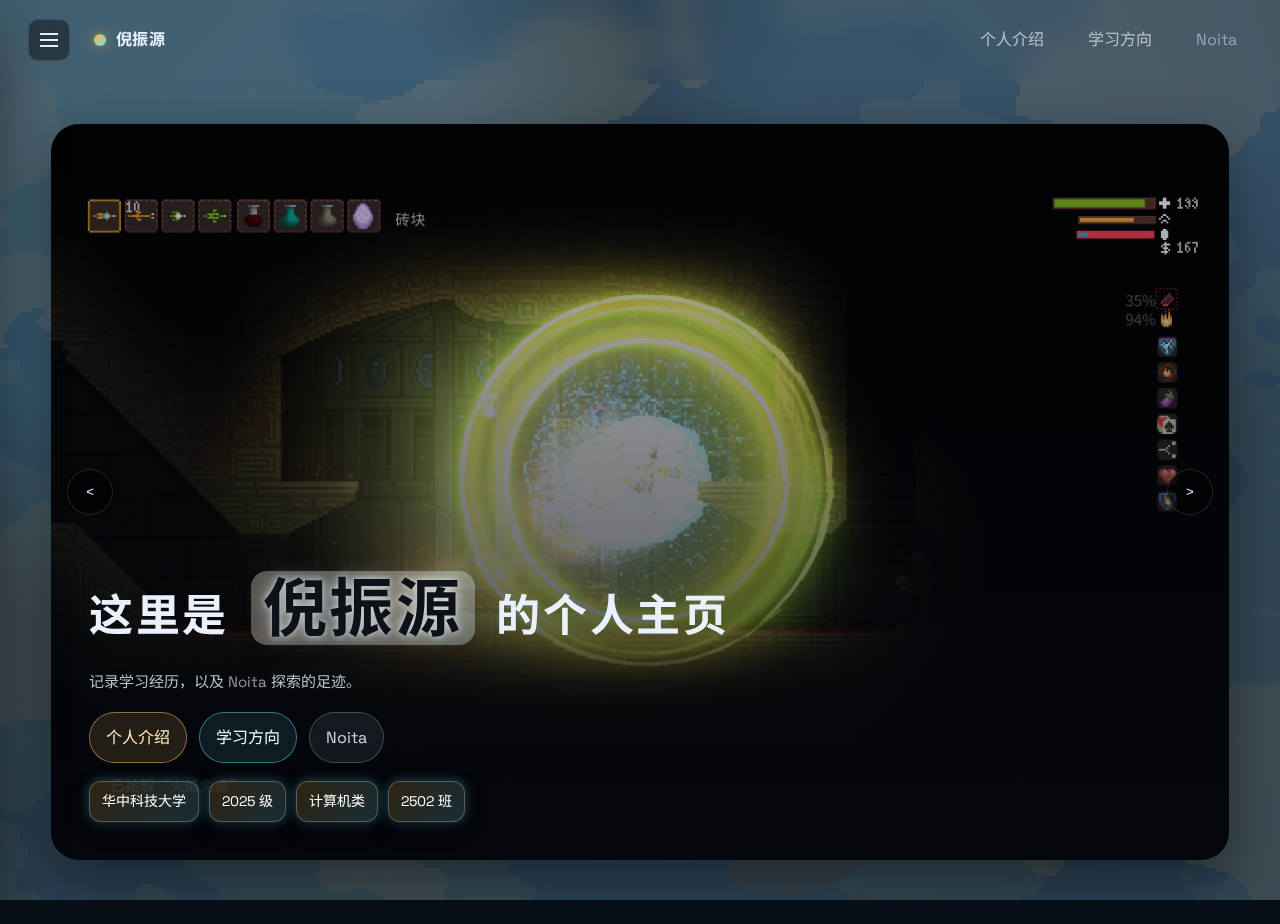
<file: index.html>
﻿<!DOCTYPE html>
<html lang="zh-CN">
<head>
  <meta charset="UTF-8">
  <meta name="viewport" content="width=device-width, initial-scale=1.0">
  <title>倪振源 · Noita 主页入口</title>
  <link rel="stylesheet" href="style.css">
</head>
<body>
  <canvas id="map-bg" class="map-bg" aria-hidden="true"></canvas>
  

  <div class="note-modal" id="note-modal" aria-hidden="true">
    <div class="note-card">
      <header>
        <h4 id="note-title">C++ 随机笔记</h4>
        <button id="note-close" aria-label="关闭笔记">关闭</button>
      </header>
      <div id="note-desc"></div>
      <pre><code id="note-code"></code></pre>
    </div>
  </div>

  <header class="top-nav">
    <div class="nav-left">
      <button class="hamburger" id="drawer-toggle" aria-label="打开侧边栏"><span></span></button>
      <div class="logo">
        <span class="logo-dot"></span>
        <span>倪振源</span>
      </div>
    </div>
    <nav class="nav-links">
      <a href="profile.html">个人介绍</a>
      <a href="hobbies.html">学习方向</a>
      <a class="nav-noita" href="noita-records.html">Noita</a>
    </nav>
  </header>

  <main class="container">
    <section class="hero-block">
      <div class="hero-frame slider" data-slider="hero">
        <div class="slide active">
          <img src="image/noita1_greenRing.jpg" alt="Noita 游戏画面 1">
        </div>
        <div class="slide">
          <img src="image/noita2_fungi.jpg" alt="Noita 游戏画面 2" loading="lazy" decoding="async">
        </div>
        <div class="slide">
          <img src="image/noita3_hugeHeadBone.jpg" alt="Noita 游戏画面 3" loading="lazy" decoding="async">
        </div>
        <div class="slide">
          <img src="image/noita4_leakingPotion.jpg" alt="Noita 游戏画面 4" loading="lazy" decoding="async">
        </div>
        <div class="slide">
          <img src="image/noita5_floodedHiisiBase.jpg" alt="Noita 游戏画面 5" loading="lazy" decoding="async">
        </div>
        <div class="slide">
          <img src="image/noita6_jungle.jpg" alt="Noita 游戏画面 6" loading="lazy" decoding="async">
        </div>
        <div class="slide">
          <img src="image/noita7_bonePowder.jpg" alt="Noita 游戏画面 7" loading="lazy" decoding="async">
        </div>

        <button class="slider-btn prev" aria-label="上一张"><</button>
        <button class="slider-btn next" aria-label="下一张">></button>

        <div class="hero-overlay">
          <h1 class="hero-title hero-title-strong">这里是 <span class="hero-name">倪振源</span> 的个人主页</h1>
          <p class="hero-subtitle">记录学习经历，以及 <span class="muted-inline">Noita</span> 探索的足迹。</p>
          <div class="hero-actions">
            <a class="button-ghost btn-profile" href="profile.html">个人介绍</a>
            <a class="button-ghost btn-hobbies" href="hobbies.html">学习方向</a>
            <a class="button-ghost btn-noita" href="noita-records.html">Noita</a>
          </div>
          <div class="chip-row">
            <span class="chip chip-accent">华中科技大学</span>
            <span class="chip chip-accent">2025 级</span>
            <span class="chip chip-accent">计算机类</span>
            <span class="chip chip-accent">2502 班</span>
          </div>
        </div>
      </div>
    </section>
  </main>
  <script src="map-bg.js"></script>
  <script src="drawer.js"></script>
  <script src="common.js"></script>

  <script>
    const sliders = new Map();

    function initSlider(id, { autoplay = true, interval = 5200 } = {}) {
      const root = document.querySelector(`[data-slider="${id}"]`);
      if (!root) return;
      const slides = Array.from(root.querySelectorAll('.slide'));
      if (!slides.length) return;
      let index = 0;
      let timer;

      const show = (next) => {
        slides[index].classList.remove('active');
        index = (next + slides.length) % slides.length;
        slides[index].classList.add('active');
      };

      const restart = () => {
        if (!autoplay) return;
        clearInterval(timer);
        timer = setInterval(() => show(index + 1), interval);
      };

      const prevBtn = root.querySelector('.slider-btn.prev');
      const nextBtn = root.querySelector('.slider-btn.next');
      prevBtn?.addEventListener('click', () => { show(index - 1); restart(); });
      nextBtn?.addEventListener('click', () => { show(index + 1); restart(); });

      if (autoplay) {
        timer = setInterval(() => show(index + 1), interval);
        root.addEventListener('mouseenter', () => clearInterval(timer));
        root.addEventListener('mouseleave', restart);
      }

      sliders.set(id, { show, restart });
    }

    document.addEventListener('DOMContentLoaded', () => {
      initSlider('hero', { autoplay: true, interval: 5200 });
    });
  </script>
</body>
</html>
</file>
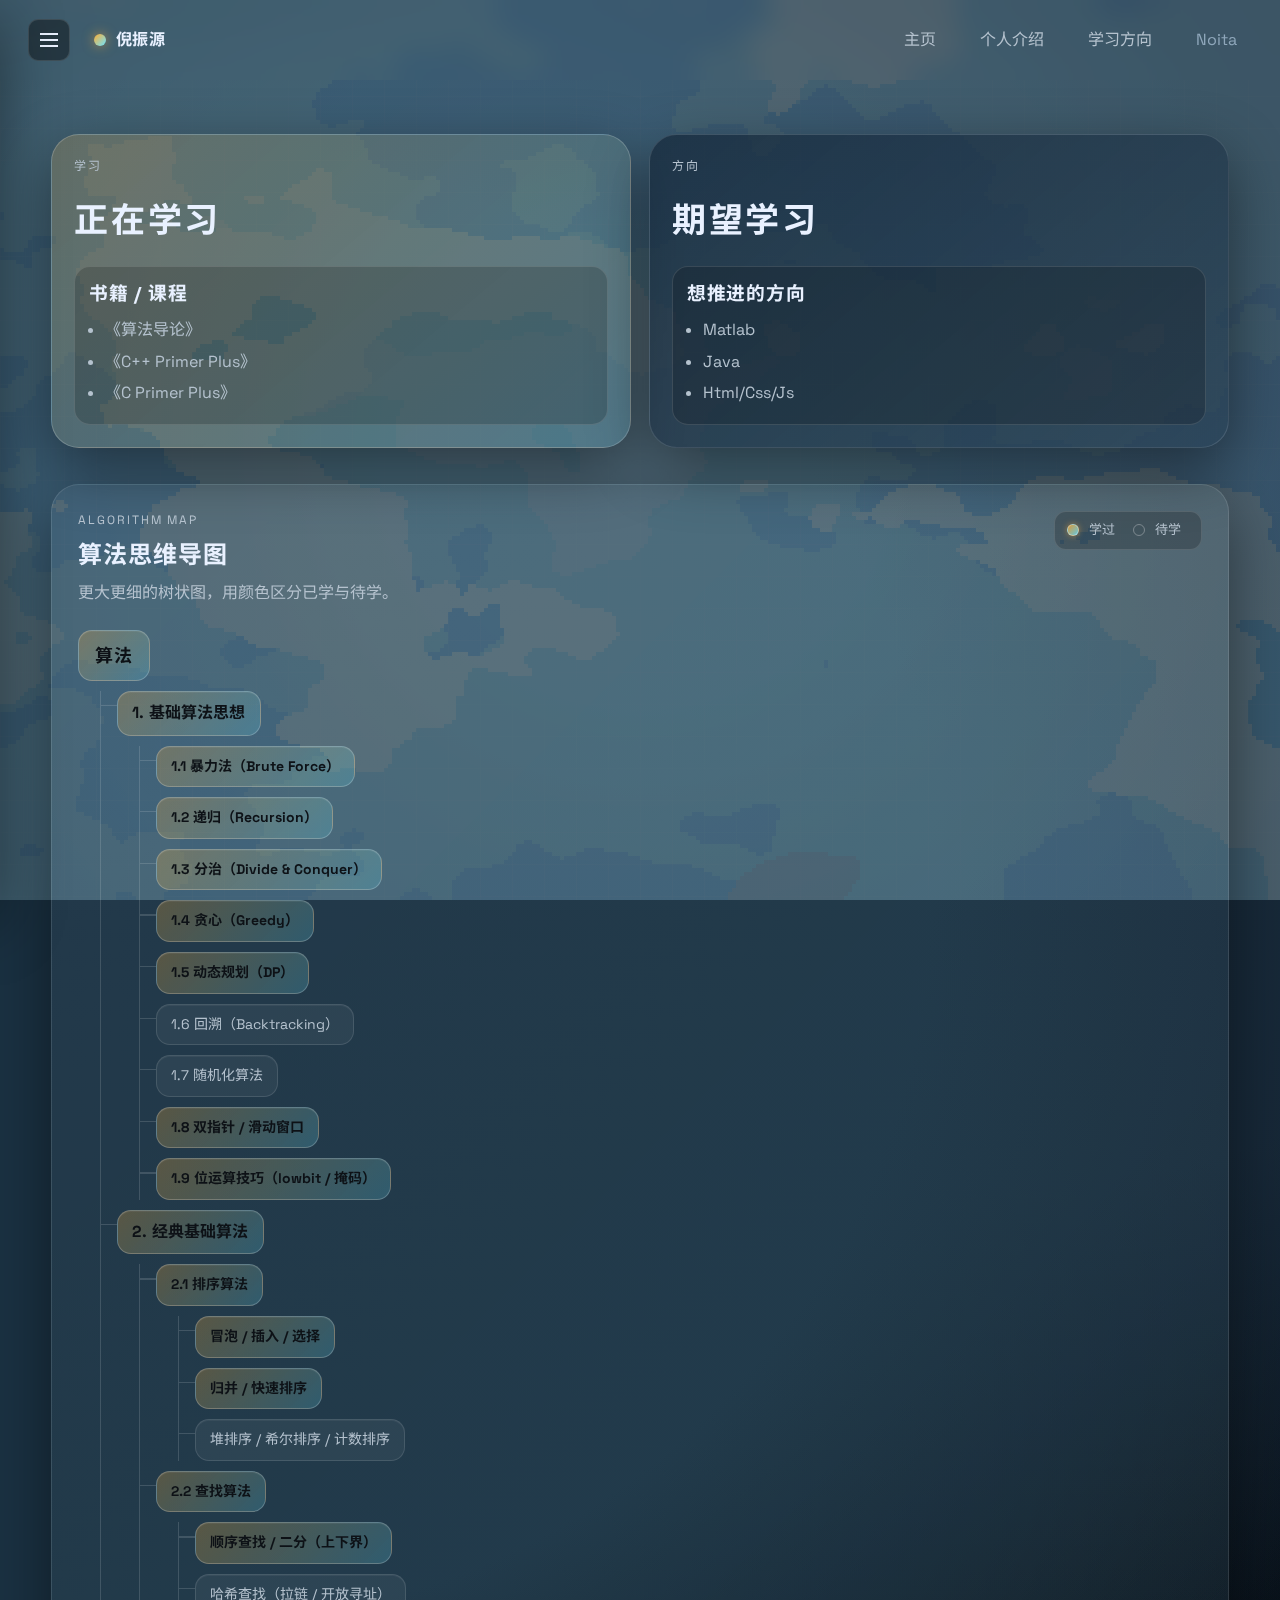
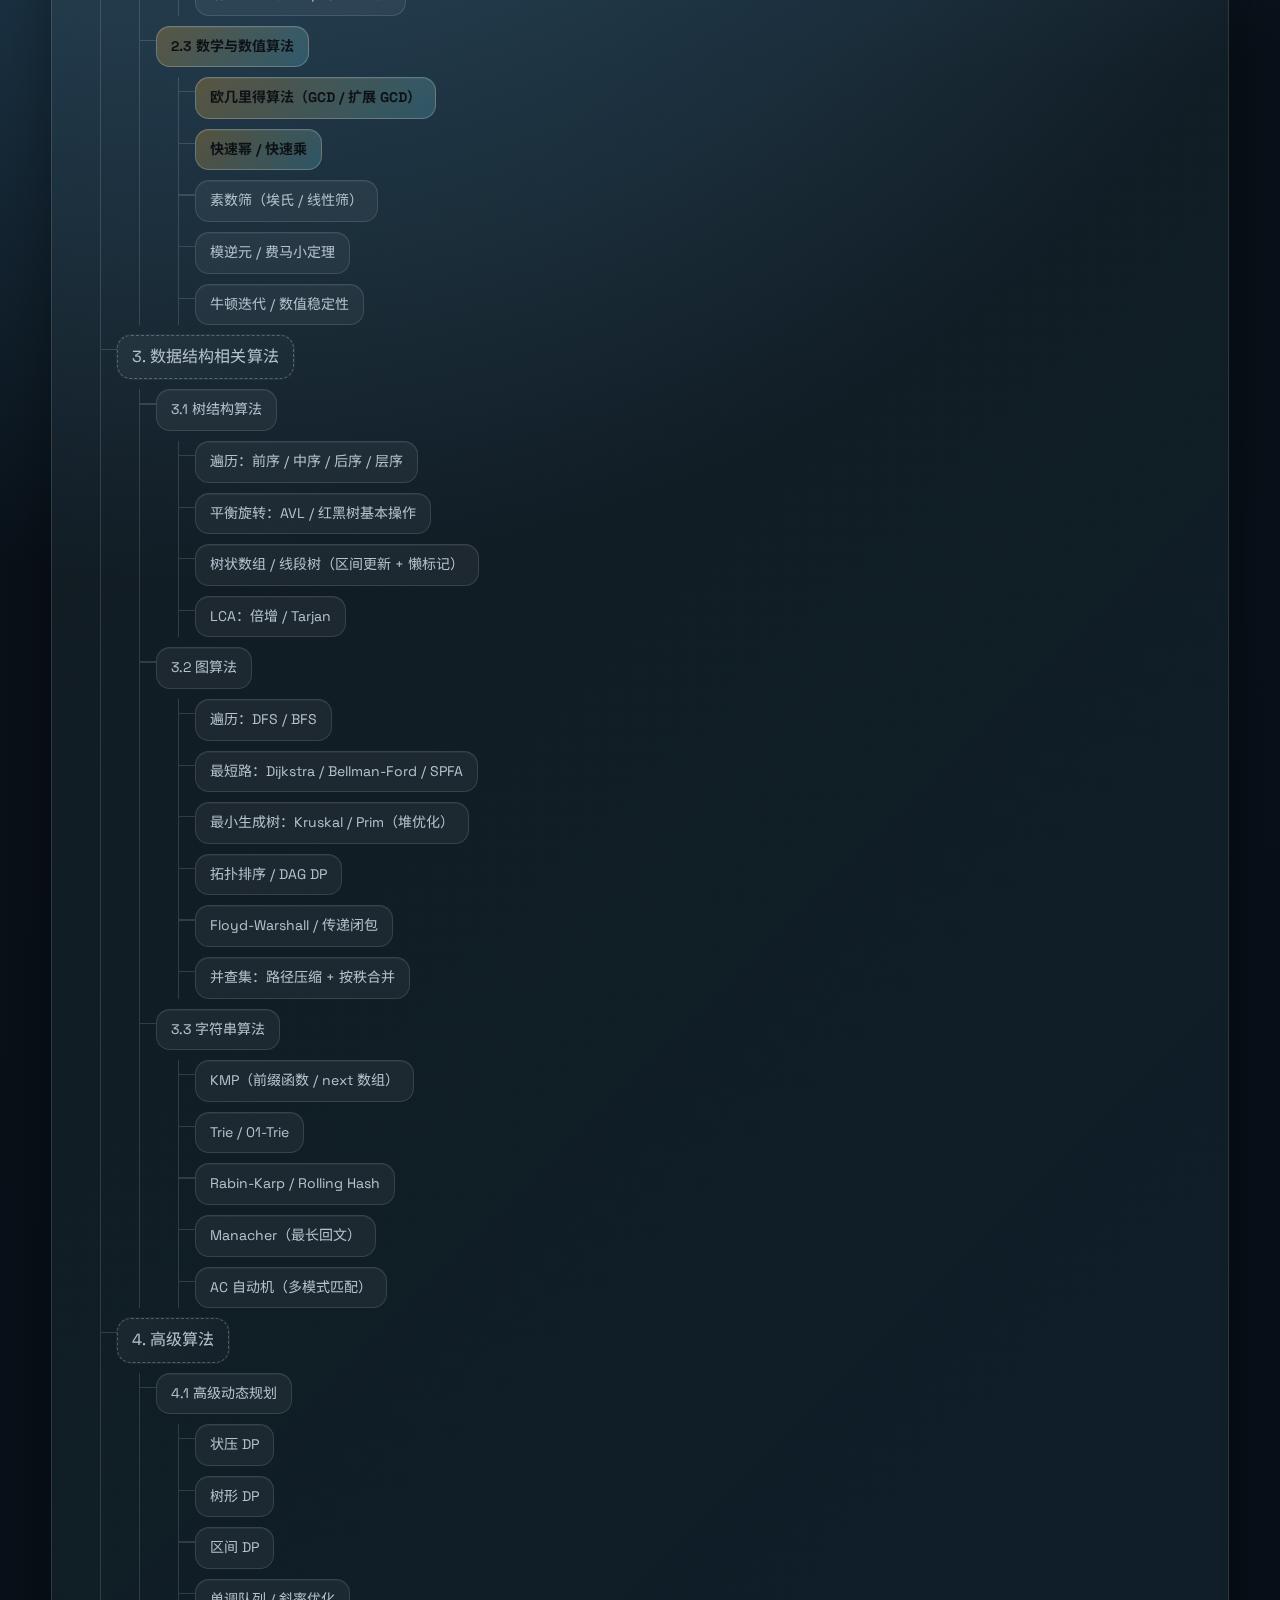
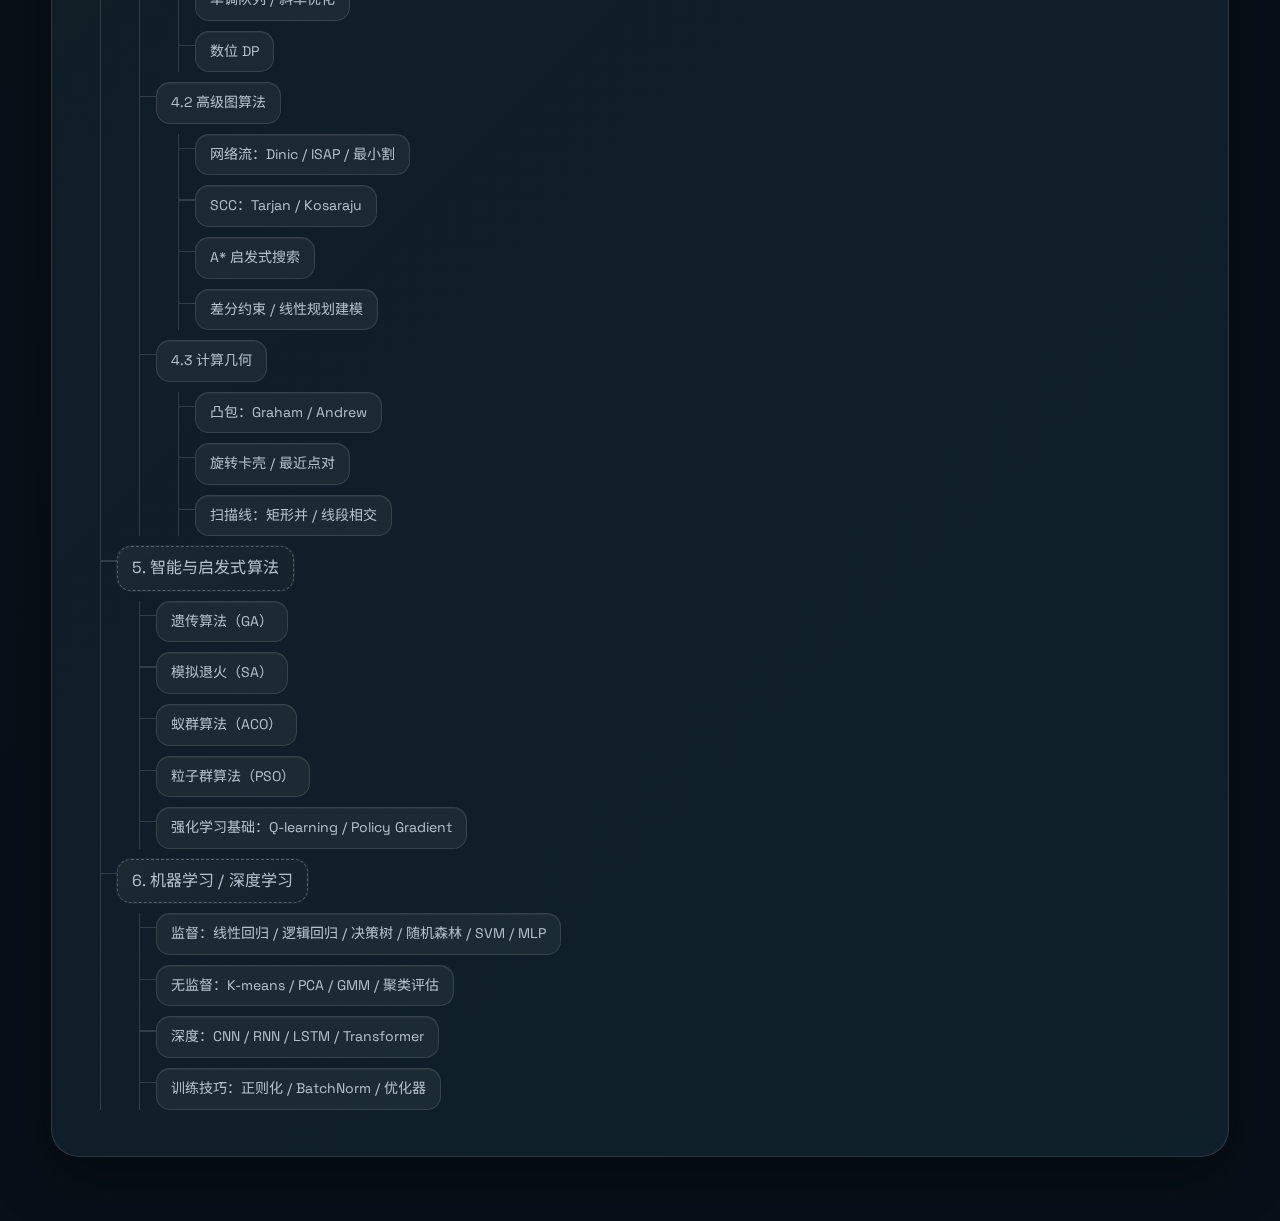
<file: hobbies.html>
﻿<!DOCTYPE html>
<html lang="zh-CN">
<head>
  <meta charset="UTF-8">
  <meta name="viewport" content="width=device-width, initial-scale=1.0">
  <title>倪振源 · 学习方向</title>
  <link rel="stylesheet" href="style.css">
</head>
<body>
  <canvas id="map-bg" class="map-bg" aria-hidden="true"></canvas>
  

  <div class="note-modal" id="note-modal" aria-hidden="true">
    <div class="note-card">
      <header>
        <h4 id="note-title">C++ 随机笔记</h4>
        <button id="note-close" aria-label="关闭笔记">关闭</button>
      </header>
      <div id="note-desc"></div>
      <pre><code id="note-code"></code></pre>
    </div>
  </div>

  <header class="top-nav">
    <div class="nav-left">
      <button class="hamburger" id="drawer-toggle" aria-label="打开侧边栏"><span></span></button>
      <div class="logo">
        <span class="logo-dot"></span>
        <span>倪振源</span>
      </div>
    </div>
    <nav class="nav-links">
      <a href="index.html">主页</a>
      <a href="profile.html">个人介绍</a>
      <a href="hobbies.html">学习方向</a>
      <a class="nav-noita" href="noita-records.html">Noita</a>
    </nav>
  </header>

  <main class="container">
    <section class="study-dual">
      <div class="study-panel current">
        <div class="study-kicker">学习</div>
        <h1>正在学习</h1>

        <div class="study-block">
          <h3>书籍 / 课程</h3>
          <ul class="list">
            <li>《算法导论》</li>
            <li>《C++ Primer Plus》</li>
            <li>《C Primer Plus》</li>
          </ul>
        </div>
      </div>

      <div class="study-panel future">
        <div class="study-kicker">方向</div>
        <h1>期望学习</h1>

        <div class="study-block">
          <h3>想推进的方向</h3>
          <ul class="list">
            <li>Matlab</li>
            <li>Java</li>
            <li>Html/Css/Js</li>
          </ul>
        </div>
      </div>
    </section>

    <section class="mindmap-section">
      <div class="mindmap-head">
        <div>
          <div class="study-kicker">Algorithm Map</div>
          <h2>算法思维导图</h2>
          <p class="study-lede">更大更细的树状图，用颜色区分已学与待学。</p>
        </div>
        <div class="mindmap-legend">
          <span class="dot learned"></span><span class="legend-text">学过</span>
          <span class="dot pending"></span><span class="legend-text">待学</span>
        </div>
      </div>

      <div class="mindmap-tree">
        <ul class="tree">
          <li><span class="node learned root">算法</span>
            <ul>
              <li><span class="node learned level-2">1. 基础算法思想</span>
                <ul>
                  <li><span class="node learned">1.1 暴力法（Brute Force）</span></li>
                  <li><span class="node learned">1.2 递归（Recursion）</span></li>
                  <li><span class="node learned">1.3 分治（Divide &amp; Conquer）</span></li>
                  <li><span class="node learned">1.4 贪心（Greedy）</span></li>
                  <li><span class="node learned">1.5 动态规划（DP）</span></li>
                  <li><span class="node pending">1.6 回溯（Backtracking）</span></li>
                  <li><span class="node pending">1.7 随机化算法</span></li>
                  <li><span class="node learned">1.8 双指针 / 滑动窗口</span></li>
                  <li><span class="node learned">1.9 位运算技巧（lowbit / 掩码）</span></li>
                </ul>
              </li>

              <li><span class="node learned level-2">2. 经典基础算法</span>
                <ul>
                  <li><span class="node learned">2.1 排序算法</span>
                    <ul>
                      <li><span class="node learned">冒泡 / 插入 / 选择</span></li>
                      <li><span class="node learned">归并 / 快速排序</span></li>
                      <li><span class="node pending">堆排序 / 希尔排序 / 计数排序</span></li>
                    </ul>
                  </li>
                  <li><span class="node learned">2.2 查找算法</span>
                    <ul>
                      <li><span class="node learned">顺序查找 / 二分（上下界）</span></li>
                      <li><span class="node pending">哈希查找（拉链 / 开放寻址）</span></li>
                    </ul>
                  </li>
                  <li><span class="node learned">2.3 数学与数值算法</span>
                    <ul>
                      <li><span class="node learned">欧几里得算法（GCD / 扩展 GCD）</span></li>
                      <li><span class="node learned">快速幂 / 快速乘</span></li>
                      <li><span class="node pending">素数筛（埃氏 / 线性筛）</span></li>
                      <li><span class="node pending">模逆元 / 费马小定理</span></li>
                      <li><span class="node pending">牛顿迭代 / 数值稳定性</span></li>
                    </ul>
                  </li>
                </ul>
              </li>

              <li><span class="node pending level-2">3. 数据结构相关算法</span>
                <ul>
                  <li><span class="node pending">3.1 树结构算法</span>
                    <ul>
                      <li><span class="node pending">遍历：前序 / 中序 / 后序 / 层序</span></li>
                      <li><span class="node pending">平衡旋转：AVL / 红黑树基本操作</span></li>
                      <li><span class="node pending">树状数组 / 线段树（区间更新 + 懒标记）</span></li>
                      <li><span class="node pending">LCA：倍增 / Tarjan</span></li>
                    </ul>
                  </li>
                  <li><span class="node pending">3.2 图算法</span>
                    <ul>
                      <li><span class="node pending">遍历：DFS / BFS</span></li>
                      <li><span class="node pending">最短路：Dijkstra / Bellman-Ford / SPFA</span></li>
                      <li><span class="node pending">最小生成树：Kruskal / Prim（堆优化）</span></li>
                      <li><span class="node pending">拓扑排序 / DAG DP</span></li>
                      <li><span class="node pending">Floyd-Warshall / 传递闭包</span></li>
                      <li><span class="node pending">并查集：路径压缩 + 按秩合并</span></li>
                    </ul>
                  </li>
                  <li><span class="node pending">3.3 字符串算法</span>
                    <ul>
                      <li><span class="node pending">KMP（前缀函数 / next 数组）</span></li>
                      <li><span class="node pending">Trie / 01-Trie</span></li>
                      <li><span class="node pending">Rabin-Karp / Rolling Hash</span></li>
                      <li><span class="node pending">Manacher（最长回文）</span></li>
                      <li><span class="node pending">AC 自动机（多模式匹配）</span></li>
                    </ul>
                  </li>
                </ul>
              </li>

              <li><span class="node pending level-2">4. 高级算法</span>
                <ul>
                  <li><span class="node pending">4.1 高级动态规划</span>
                    <ul>
                      <li><span class="node pending">状压 DP</span></li>
                      <li><span class="node pending">树形 DP</span></li>
                      <li><span class="node pending">区间 DP</span></li>
                      <li><span class="node pending">单调队列 / 斜率优化</span></li>
                      <li><span class="node pending">数位 DP</span></li>
                    </ul>
                  </li>
                  <li><span class="node pending">4.2 高级图算法</span>
                    <ul>
                      <li><span class="node pending">网络流：Dinic / ISAP / 最小割</span></li>
                      <li><span class="node pending">SCC：Tarjan / Kosaraju</span></li>
                      <li><span class="node pending">A* 启发式搜索</span></li>
                      <li><span class="node pending">差分约束 / 线性规划建模</span></li>
                    </ul>
                  </li>
                  <li><span class="node pending">4.3 计算几何</span>
                    <ul>
                      <li><span class="node pending">凸包：Graham / Andrew</span></li>
                      <li><span class="node pending">旋转卡壳 / 最近点对</span></li>
                      <li><span class="node pending">扫描线：矩形并 / 线段相交</span></li>
                    </ul>
                  </li>
                </ul>
              </li>

              <li><span class="node pending level-2">5. 智能与启发式算法</span>
                <ul>
                  <li><span class="node pending">遗传算法（GA）</span></li>
                  <li><span class="node pending">模拟退火（SA）</span></li>
                  <li><span class="node pending">蚁群算法（ACO）</span></li>
                  <li><span class="node pending">粒子群算法（PSO）</span></li>
                  <li><span class="node pending">强化学习基础：Q-learning / Policy Gradient</span></li>
                </ul>
              </li>

              <li><span class="node pending level-2">6. 机器学习 / 深度学习</span>
                <ul>
                  <li><span class="node pending">监督：线性回归 / 逻辑回归 / 决策树 / 随机森林 / SVM / MLP</span></li>
                  <li><span class="node pending">无监督：K-means / PCA / GMM / 聚类评估</span></li>
                  <li><span class="node pending">深度：CNN / RNN / LSTM / Transformer</span></li>
                  <li><span class="node pending">训练技巧：正则化 / BatchNorm / 优化器</span></li>
                </ul>
              </li>

            </ul>
          </li>
        </ul>
      </div>
    </section>
  </main>

  <script src="map-bg.js"></script>
  <script src="drawer.js"></script>
  <script src="common.js"></script>
</body>
</html>
</file>
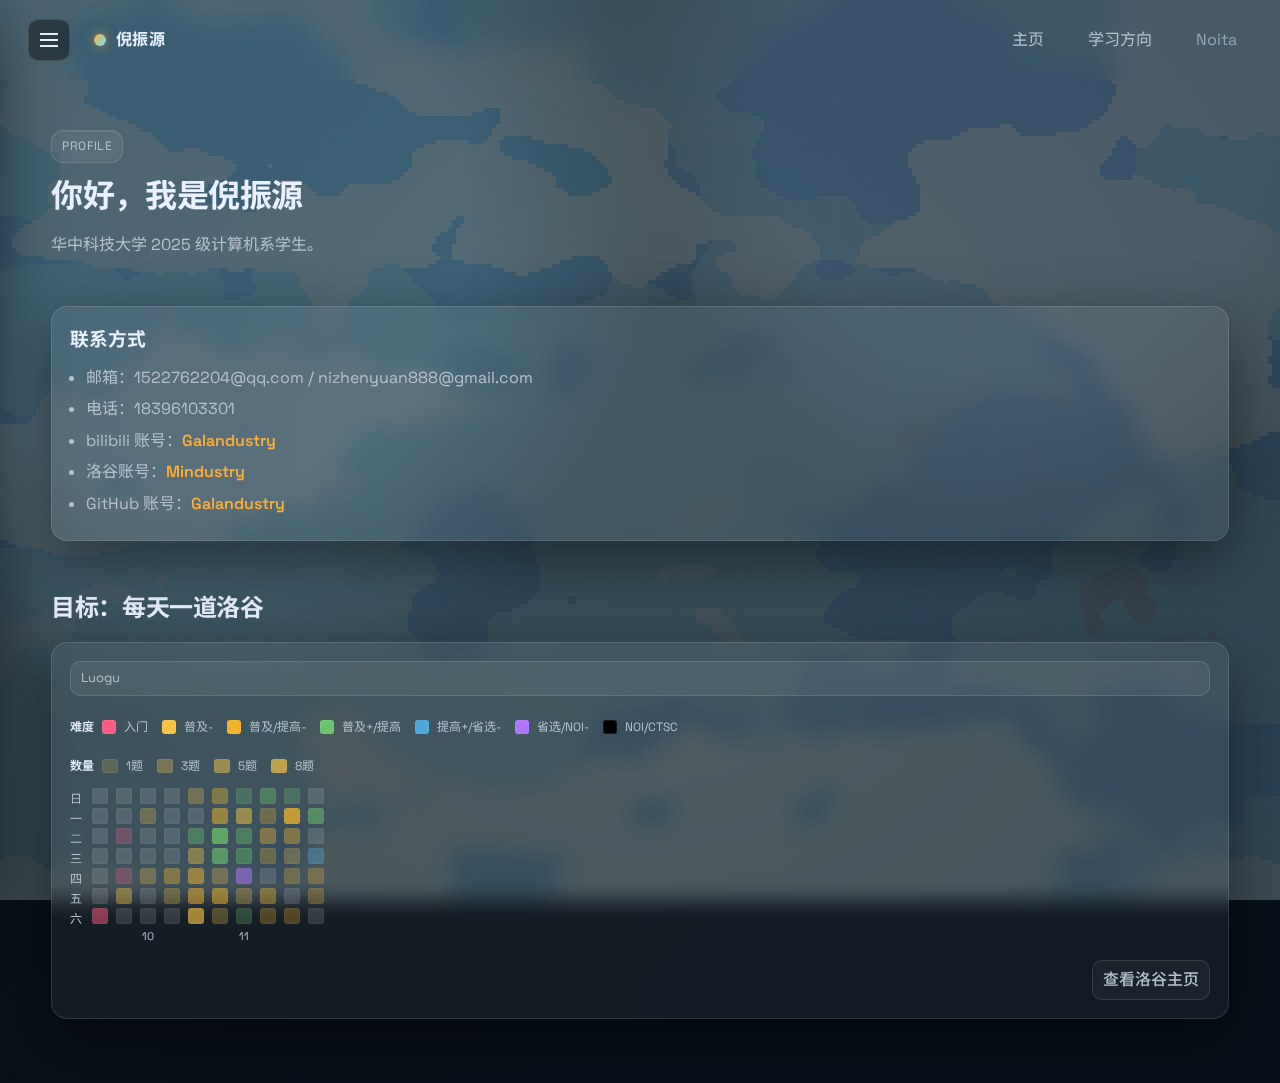
<file: profile.html>
﻿<!DOCTYPE html>
<html lang="zh-CN">
<head>
  <meta charset="UTF-8">
  <meta name="viewport" content="width=device-width, initial-scale=1.0">
  <title>倪振源 · 个人介绍</title>
  <link rel="stylesheet" href="style.css">
</head>
<body>
  <canvas id="map-bg" class="map-bg" aria-hidden="true"></canvas>
  

  <div class="note-modal" id="note-modal" aria-hidden="true">
    <div class="note-card">
      <header>
        <h4 id="note-title">C++ 随机笔记</h4>
        <button id="note-close" aria-label="关闭笔记">关闭</button>
      </header>
      <div id="note-desc"></div>
      <pre><code id="note-code"></code></pre>
    </div>
  </div>

  <header class="top-nav">
    <div class="nav-left">
      <button class="hamburger" id="drawer-toggle" aria-label="打开侧边栏"><span></span></button>
      <div class="logo">
        <span class="logo-dot"></span>
        <span>倪振源</span>
      </div>
    </div>
    <nav class="nav-links">
      <a href="index.html">主页</a>
      <a href="hobbies.html">学习方向</a>
      <a class="nav-noita" href="noita-records.html">Noita</a>
    </nav>
  </header>

  <main class="container">
    <section class="page-hero">
      <div class="eyebrow">Profile</div>
      <h1>你好，我是倪振源</h1>
      <p>华中科技大学 2025 级计算机系学生。</p>
    </section>

    <section class="section">
      <div class="glass-card">
        <h3>联系方式</h3>
        <ul class="list">
          <li>邮箱：1522762204@qq.com / nizhenyuan888@gmail.com</li>
          <li>电话：18396103301</li>
          <li>bilibili 账号：<a class="contact-link" href="https://space.bilibili.com/1092543037?spm_id_from=333.1007.0.0" target="_blank" rel="noreferrer noopener">Galandustry</a></li>
          <li>洛谷账号：<a class="contact-link" href="https://www.luogu.com.cn/user/1874887" target="_blank" rel="noreferrer noopener">Mindustry</a></li>
          <li>GitHub 账号：<a class="contact-link" href="https://github.com/Galandustry" target="_blank" rel="noreferrer noopener">Galandustry</a></li>
        </ul>
      </div>
    </section>

    <section class="section">
      <h2>目标：每天一道洛谷</h2>
      <div class="glass-card luogu-card">
        <p class="badge">Luogu</p>
        <div class="heatmap-legend">
          <span class="legend-title">难度</span>
          <span class="legend-swatch" style="background:#f75c84"></span><span class="legend-label">入门</span>
          <span class="legend-swatch" style="background:#f6c343"></span><span class="legend-label">普及-</span>
          <span class="legend-swatch" style="background:#f0b429"></span><span class="legend-label">普及/提高-</span>
          <span class="legend-swatch" style="background:#6ac46a"></span><span class="legend-label">普及+/提高</span>
          <span class="legend-swatch" style="background:#4da7d7"></span><span class="legend-label">提高+/省选-</span>
          <span class="legend-swatch" style="background:#b075ff"></span><span class="legend-label">省选/NOI-</span>
          <span class="legend-swatch" style="background:#000000"></span><span class="legend-label">NOI/CTSC</span>
        </div>
        <div class="opacity-legend">
          <span class="legend-title">数量</span>
          <div class="opacity-swatch" style="--swatch-bg:#f6c343; --swatch-alpha:0.18;"></div><span class="legend-label">1题</span>
          <div class="opacity-swatch" style="--swatch-bg:#f6c343; --swatch-alpha:0.32;"></div><span class="legend-label">3题</span>
          <div class="opacity-swatch" style="--swatch-bg:#f6c343; --swatch-alpha:0.5;"></div><span class="legend-label">5题</span>
          <div class="opacity-swatch" style="--swatch-bg:#f6c343; --swatch-alpha:0.7;"></div><span class="legend-label">8题</span>
        </div>
        <div class="heatmap-wrap">
          <div class="heatmap-days-col">
            <span>日</span><span>一</span><span>二</span><span>三</span><span>四</span><span>五</span><span>六</span>
          </div>
          <div class="heatmap-weeks" id="luogu-heatmap" aria-label="洛谷做题热度图"></div>
        </div>
        <div class="luogu-links">
          <a class="link-quiet" href="https://www.luogu.com.cn/user/1874887" target="_blank" rel="noreferrer noopener">查看洛谷主页</a>
        </div>
      </div>
    </section>
  </main>
  <script src="map-bg.js"></script>
  <script src="drawer.js"></script>
  <script src="common.js"></script>

  <script>
    const LUOGU_DAILY_COUNTS = {
      "2025-09-20":[3,1],"2025-09-23":[1,1],"2025-09-25":[1,1],"2025-09-26":[2,2],"2025-09-29":[1,2],"2025-10-02":[1,2],"2025-10-09":[2,3],"2025-10-10":[1,2],"2025-10-12":[1,2],"2025-10-14":[2,4],"2025-10-15":[2,2],"2025-10-16":[3,3],"2025-10-17":[3,3],"2025-10-18":[4,2],"2025-10-19":[2,3],"2025-10-20":[3,3],"2025-10-21":[5,4],"2025-10-22":[4,4],"2025-10-23":[1,2],"2025-10-24":[3,3],"2025-10-25":[1,2],"2025-10-26":[1,4],"2025-10-27":[3,2],"2025-10-28":[2,4],"2025-10-29":[2,4],"2025-10-30":[3,6],"2025-10-31":[1,2],"2025-11-01":[1,4],"2025-11-02":[2,4],"2025-11-03":[1,3],"2025-11-04":[2,3],"2025-11-05":[1,3],"2025-11-07":[2,3],"2025-11-08":[1,3],"2025-11-09":[1,4],"2025-11-10":[5,3],"2025-11-11":[2,3],"2025-11-12":[1,2],"2025-11-13":[1,3],"2025-11-15":[1,3],"2025-11-17":[3,4],"2025-11-19":[2,5],"2025-11-20":[1,3],"2025-11-21":[1,3]
    };
    function hexToRgb(hex) {
      const h = hex.replace('#', '');
      const bigint = parseInt(h, 16);
      return { r: (bigint >> 16) & 255, g: (bigint >> 8) & 255, b: bigint & 255 };
    }
    function buildWeeks(map) {
      const dates = Array.from(map.keys()).sort();
      if (!dates.length) return [];
      const first = new Date(dates[0]);
      const last = new Date(dates[dates.length - 1]);
      const start = new Date(first);
      start.setDate(start.getDate() - start.getDay());
      const end = new Date(last);
      end.setDate(end.getDate() + (6 - end.getDay()));
      const weeks = [];
      const cursor = new Date(start);
      while (cursor <= end) {
        const col = [];
        for (let i = 0; i < 7; i++) {
          const key = cursor.toISOString().slice(0, 10);
          col.push({ date: key, value: map.get(key) || 0 });
          cursor.setDate(cursor.getDate() + 1);
        }
        weeks.push(col);
      }
      return weeks;
    }
    function getColorByDifficulty(d) {
      switch (d) {
        case 1: return '#f75c84';
        case 2: return '#f6c343';
        case 3: return '#f0b429';
        case 4: return '#6ac46a';
        case 5: return '#4da7d7';
        case 6: return '#b075ff';
        case 7: return '#000000';
        default: return '#e0e0e0';
      }
    }
    function renderHeatmap() {
      const target = document.getElementById('luogu-heatmap');
      if (!target) return;
      const map = new Map();
      Object.entries(LUOGU_DAILY_COUNTS).forEach(([date, nums]) => {
        const count = Array.isArray(nums) ? Number(nums[0]) || 0 : Number(nums) || 0;
        const diff = Array.isArray(nums) ? Number(nums[1]) || 0 : 0;
        map.set(date, { count, diff });
      });
      const weeks = buildWeeks(map);
      const frag = document.createDocumentFragment();
      weeks.forEach((week) => {
        const colWrap = document.createElement('div');
        colWrap.className = 'heatmap-week-col';
        const col = document.createElement('div');
        col.className = 'heatmap-week';
        week.forEach((cell) => {
          const div = document.createElement('div');
          const data = cell.value || { count: 0, diff: 0 };
          const base = getColorByDifficulty(data.diff);
          const { r, g, b } = hexToRgb(base);
          const alpha = Math.min(0.15 + data.count * 0.12, 1);
          div.className = 'heat-cell';
          div.style.backgroundColor = `rgba(${r}, ${g}, ${b}, ${alpha})`;
          div.title = `${cell.date} · ${data.count} 题 · 难度 ${data.diff || '未定'}`;
          col.appendChild(div);
        });
        const monthLabel = document.createElement('span');
        const monthHit = week.find((cell) => cell.date.endsWith('-01'));
        if (monthHit) {
          const monthNum = Number(monthHit.date.slice(5, 7));
          monthLabel.textContent = `${monthNum}`;
          monthLabel.className = 'month-label';
        } else {
          monthLabel.className = 'month-label empty';
        }
        colWrap.appendChild(col);
        colWrap.appendChild(monthLabel);
        frag.appendChild(colWrap);
      });
      target.innerHTML = '';
      target.appendChild(frag);
    }
    document.addEventListener('DOMContentLoaded', renderHeatmap);
  </script>
</body>
</html>
</file>
<file: style.css>
@import url('https://fonts.googleapis.com/css2?family=Space+Grotesk:wght@400;600;700&family=Noto+Sans+SC:wght@400;500;700&display=swap');

:root {
  --bg-1: #0b1218;
  --bg-2: #102433;
  --card: rgba(255, 255, 255, 0.05);
  --stroke: rgba(255, 255, 255, 0.12);
  --accent: #ffad33;
  --accent-2: #6de5ff;
  --text: #e9f1ff;
  --muted: #b5c2ce;
  --shadow: 0 20px 60px rgba(0, 0, 0, 0.45);
  --radius-lg: 28px;
  --radius-md: 16px;
  --radius-sm: 10px;
}

*,
*::before,
*::after {
  box-sizing: border-box;
}

body {
  margin: 0;
  min-height: 100vh;
  font-family: 'Space Grotesk', 'Noto Sans SC', system-ui, -apple-system, sans-serif;
  color: var(--text);
  background: radial-gradient(circle at 15% 20%, #1a3142 0 20%, transparent 35%),
              radial-gradient(circle at 80% 10%, #152332 0 18%, transparent 30%),
              linear-gradient(135deg, var(--bg-1), #071019 75%);
  line-height: 1.6;
}

a {
  color: inherit;
  text-decoration: none;
}

.map-bg {
  position: fixed;
  inset: 0;
  width: 100vw;
  height: 100vh;
  min-height: 100vh;
  z-index: 0;
  pointer-events: none;
  opacity: 0.28;
  mix-blend-mode: screen;
}

.hamburger {
  width: 42px;
  height: 42px;
  border-radius: 10px;
  border: 1px solid var(--stroke);
  background: rgba(0, 0, 0, 0.4);
  display: grid;
  place-items: center;
  cursor: pointer;
  margin-right: 12px;
  transition: transform 0.2s ease, border-color 0.2s ease, background 0.2s ease;
}
.hamburger:hover {
  transform: translateY(-1px);
  border-color: rgba(255, 255, 255, 0.25);
  background: rgba(0, 0, 0, 0.55);
}
.hamburger span {
  display: block;
  width: 18px;
  height: 2px;
  background: #e9f1ff;
  position: relative;
}
.hamburger span::before,
.hamburger span::after {
  content: '';
  position: absolute;
  left: 0;
  width: 18px;
  height: 2px;
  background: #e9f1ff;
}
.hamburger span::before { top: -6px; }
.hamburger span::after { top: 6px; }

.drawer-backdrop {
  position: fixed;
  inset: 0;
  background: rgba(0, 0, 0, 0.5);
  z-index: 12;
  opacity: 0;
  pointer-events: none;
  transition: opacity 0.2s ease;
}
.drawer {
  position: fixed;
  top: 0;
  left: 0;
  width: 260px;
  height: 100vh;
  background: rgba(7, 12, 18, 0.9);
  border-right: 1px solid var(--stroke);
  box-shadow: var(--shadow);
  z-index: 13;
  transform: translateX(-100%);
  transition: transform 0.25s ease;
  padding: 20px 18px;
  display: flex;
  flex-direction: column;
  gap: 12px;
  overflow-y: auto;
}

/* 滚动条暗色方案 */
::-webkit-scrollbar {
  width: 10px;
}
::-webkit-scrollbar-track {
  background: rgba(0, 0, 0, 0.35);
}
::-webkit-scrollbar-thumb {
  background: rgba(30, 30, 30, 0.85);
  border-radius: 6px;
  border: 1px solid rgba(255, 255, 255, 0.08);
}
::-webkit-scrollbar-thumb:hover {
  background: rgba(20, 20, 20, 0.95);
}
.drawer.open { transform: translateX(0); }
.drawer-backdrop.open {
  opacity: 1;
  pointer-events: auto;
}
.drawer h3 {
  margin: 6px 0 10px;
  letter-spacing: 0.08em;
  color: #eaf2ff;
}
.drawer a {
  display: block;
  padding: 10px 12px;
  border-radius: 10px;
  border: 1px solid var(--stroke);
  background: rgba(255, 255, 255, 0.04);
  color: #eaf2ff;
  margin-bottom: 6px;
  transition: background 0.2s ease, border-color 0.2s ease;
}
.drawer a:hover {
  border-color: rgba(255, 255, 255, 0.22);
  background: rgba(255, 255, 255, 0.08);
}

.drawer-tree {
  margin: 4px 0 8px;
  padding: 10px 12px;
  border-radius: 12px;
  border: 1px solid var(--stroke);
  background: rgba(255, 255, 255, 0.04);
}
.drawer-tree ul {
  list-style: none;
  margin: 0;
  padding-left: 0;
}
.drawer-tree li {
  margin: 4px 0;
}
.drawer-tree .branch {
  display: flex;
  align-items: center;
  gap: 8px;
  padding: 8px 10px;
  border-radius: 10px;
  border: 1px solid rgba(255, 255, 255, 0.08);
  background: rgba(0, 0, 0, 0.25);
  color: #eaf2ff;
  cursor: pointer;
  user-select: none;
  transition: background 0.2s ease, border-color 0.2s ease;
}
.drawer-tree .branch:hover {
  background: rgba(255, 255, 255, 0.08);
  border-color: rgba(255, 255, 255, 0.14);
}
.drawer-tree .caret {
  width: 10px;
  height: 10px;
  border-right: 2px solid #eaf2ff;
  border-bottom: 2px solid #eaf2ff;
  transform: rotate(-45deg);
  transition: transform 0.18s ease;
}
.drawer-tree .branch[aria-expanded="true"] .caret {
  transform: rotate(45deg);
}
.drawer-tree .children {
  margin-left: 18px;
  padding-left: 10px;
  border-left: 1px solid rgba(255, 255, 255, 0.12);
  display: none;
}
.drawer-tree .children.open {
  display: block;
}
.drawer-tree a.leaf {
  display: block;
  padding: 6px 10px;
  margin: 2px 0;
  border-radius: 8px;
  color: #cfe8ff;
  border: 1px solid transparent;
  background: transparent;
}
.drawer-tree a.leaf:hover {
  border-color: rgba(255, 255, 255, 0.2);
  background: rgba(255, 255, 255, 0.06);
  color: #eaf2ff;
}

.note-modal {
  position: fixed;
  inset: 0;
  display: grid;
  place-items: center;
  z-index: 20;
  background: rgba(0, 0, 0, 0.55);
  opacity: 0;
  pointer-events: none;
  transition: opacity 0.2s ease;
}
.note-modal.open {
  opacity: 1;
  pointer-events: auto;
}
.note-card {
  width: min(420px, 92vw);
  background: rgba(6, 12, 18, 0.95);
  border: 1px solid var(--stroke);
  border-radius: 16px;
  box-shadow: var(--shadow);
  padding: 18px 20px 20px;
  color: #eaf2ff;
  display: flex;
  flex-direction: column;
  gap: 16px;
}
.note-card header {
  display: flex;
  justify-content: space-between;
  align-items: center;
  gap: 8px;
  margin-bottom: 8px;
}
.note-card h4 {
  margin: 0;
}
.note-card button {
  background: transparent;
  border: 1px solid var(--stroke);
  color: #eaf2ff;
  border-radius: 8px;
  padding: 6px 10px;
  cursor: pointer;
}
.note-card #note-desc {
  margin: 0;
  line-height: 1.6;
  color: #d9e5f2;
}
.note-card pre {
  display: block;
  background: #1e1e1e;
  color: #d4d4d4;
  padding: 16px 20px;
  border-radius: 8px;
  border: 1px solid #333;
  margin: 16px 0 0;
  border-left: 4px solid #569cd6;
  box-shadow: none;
  font-family: 'Fira Code', Consolas, monospace;
  font-size: 14px;
  line-height: 1.45;
  white-space: pre;
  word-break: normal;
  tab-size: 4;
  overflow-x: auto;
}

.top-nav,
.container {
  position: relative;
  z-index: 1;
}

.container {
  width: min(1200px, 92vw);
  margin: 0 auto;
  padding: 32px 0 64px;
}

.top-nav {
  width: 100%;
  margin: 0;
  padding: 16px clamp(12px, 4vw, 28px);
  display: flex;
  justify-content: space-between;
  align-items: center;
  position: sticky;
  top: 0;
  backdrop-filter: blur(12px);
  z-index: 10;
  box-sizing: border-box;
}

.nav-left {
  display: flex;
  align-items: center;
  gap: 12px;
}

.logo {
  display: flex;
  gap: 10px;
  align-items: center;
  font-weight: 700;
  letter-spacing: 0.4px;
  text-transform: uppercase;
}

.logo-dot {
  width: 12px;
  height: 12px;
  border-radius: 50%;
  background: linear-gradient(135deg, var(--accent), var(--accent-2));
  box-shadow: 0 0 12px rgba(255, 173, 51, 0.6);
}

.nav-links {
  display: flex;
  gap: 14px;
  color: var(--muted);
}

.nav-links a {
  padding: 10px 14px;
  border-radius: var(--radius-sm);
  border: 1px solid transparent;
  transition: all 0.2s ease;
}

.nav-links a:hover {
  color: var(--text);
  border-color: var(--stroke);
  background: rgba(255, 255, 255, 0.03);
}

.nav-links .nav-noita {
  color: #8fa7bb;
}
.nav-links .nav-noita:hover {
  border-color: rgba(143, 167, 187, 0.3);
}

.hero-block {
  position: relative;
  margin-top: 12px;
}

.hero-frame {
  position: relative;
  overflow: hidden;
  border-radius: var(--radius-lg);
  box-shadow: var(--shadow);
  isolation: isolate;
  background: linear-gradient(135deg, rgba(255, 173, 51, 0.05), rgba(109, 229, 255, 0.05));
}

.hero-image {
  width: 100%;
  display: block;
  height: auto;
  filter: saturate(1.05) contrast(1.05);
}

.hero-frame::after {
  content: '';
  position: absolute;
  inset: 0;
  background: linear-gradient(180deg, rgba(5, 8, 14, 0.25) 0%, rgba(5, 8, 14, 0.8) 100%);
  z-index: 1;
}

.hero-overlay {
  position: absolute;
  inset: 0;
  z-index: 2;
  display: flex;
  flex-direction: column;
  justify-content: flex-end;
  padding: clamp(20px, 6vw, 38px);
  gap: 18px;
}

.eyebrow {
  display: inline-flex;
  gap: 8px;
  align-items: center;
  padding: 6px 10px;
  background: rgba(255, 255, 255, 0.06);
  border: 1px solid var(--stroke);
  border-radius: 12px;
  text-transform: uppercase;
  letter-spacing: 0.6px;
  font-size: 12px;
  color: var(--muted);
  width: fit-content;
  box-shadow: inset 0 1px 0 rgba(255, 255, 255, 0.08);
}

.hero-title {
  font-size: clamp(32px, 4vw, 48px);
  margin: 0;
  letter-spacing: -0.8px;
}
.hero-title-strong {
  font-size: clamp(32px, 4vw, 44px);
  letter-spacing: 0.06em;
  text-transform: none;
}
.hero-title-strong .hero-name {
  display: inline-block;
  font-size: clamp(42px, 5.4vw, 64px);
  line-height: 1;
  padding: 6px 12px 4px;
  margin: 6px 8px;
  border-radius: 16px;
  background: linear-gradient(120deg, rgba(255, 239, 214, 0.32), rgba(214, 236, 255, 0.32));
  color: #0d121a;
  text-shadow:
    0 0 6px rgba(255, 255, 255, 0.6),
    0 0 14px rgba(255, 255, 255, 0.4),
    0 0 22px rgba(173, 226, 255, 0.35);
  box-shadow: 0 8px 14px rgba(0, 0, 0, 0.12);
}

.hero-subtitle {
  margin: 0;
  color: var(--muted);
  max-width: 760px;
  font-size: 15px;
}
.hero-subtitle .muted-inline {
  color: rgba(233, 241, 255, 0.6);
}

.contact-link {
  color: var(--accent);
  font-weight: 600;
}

.contact-link:hover {
  color: #ffd166;
}

.luogu-card {
  display: flex;
  flex-direction: column;
  gap: 12px;
}

.luogu-stats {
  display: grid;
  grid-template-columns: repeat(auto-fit, minmax(180px, 1fr));
  gap: 12px;
}

.luogu-stat {
  padding: 10px 12px;
  border: 1px solid var(--stroke);
  border-radius: var(--radius-md);
  background: rgba(255, 255, 255, 0.04);
  box-shadow: inset 0 1px 0 rgba(255, 255, 255, 0.05);
}

.luogu-stat .label {
  display: block;
  color: var(--muted);
  font-size: 13px;
  margin-bottom: 4px;
}

.luogu-stat strong {
  font-size: 24px;
  letter-spacing: 0.02em;
}

.luogu-last {
  margin: 0;
  color: var(--muted);
}

.heatmap-wrap {
  display: grid;
  grid-template-columns: auto 1fr;
  gap: 8px;
  align-items: start;
}

.heatmap-days-col {
  display: grid;
  grid-template-rows: repeat(7, 16px);
  gap: 4px;
  font-size: 12px;
  color: var(--muted);
  padding-top: 2px;
}

.heatmap-weeks {
  display: grid;
  grid-auto-flow: column;
  grid-auto-columns: 20px;
  gap: 4px;
  overflow-x: hidden;
  padding-bottom: 4px;
}

.heatmap-week-col {
  display: grid;
  grid-template-rows: auto 16px;
  gap: 4px;
  justify-items: center;
}

.heatmap-week {
  display: grid;
  grid-template-rows: repeat(7, 16px);
  gap: 4px;
}

.month-label {
  font-size: 11px;
  color: var(--muted);
}

.month-label.empty {
  visibility: hidden;
}

.heatmap-legend {
  display: flex;
  align-items: center;
  gap: 8px;
  flex-wrap: nowrap;
  overflow-x: auto;
  font-size: 12px;
  color: var(--muted);
  margin-bottom: 8px;
}

.legend-title {
  font-weight: 600;
  color: var(--text);
}

.legend-swatch {
  display: inline-block;
  width: 14px;
  height: 14px;
  border-radius: 3px;
  border: 1px solid rgba(255, 255, 255, 0.08);
}

.legend-label {
  margin-right: 6px;
}

.opacity-legend {
  display: flex;
  align-items: center;
  gap: 8px;
  flex-wrap: wrap;
  font-size: 12px;
  color: var(--muted);
}

.opacity-swatch {
  width: 16px;
  height: 14px;
  border-radius: 3px;
  border: 1px solid rgba(255, 255, 255, 0.08);
  background: color-mix(in srgb, var(--swatch-bg, #f6c343) calc(var(--swatch-alpha, 0.2) * 100%), transparent);
}

.luogu-links {
  display: flex;
  justify-content: flex-end;
}

.link-quiet {
  color: var(--muted);
  font-weight: 500;
  padding: 6px 10px;
  border-radius: 10px;
  border: 1px solid var(--stroke);
  background: rgba(255, 255, 255, 0.03);
  transition: color 0.2s ease, border-color 0.2s ease, background 0.2s ease;
}

.link-quiet:hover {
  color: var(--text);
  border-color: rgba(255, 255, 255, 0.18);
  background: rgba(255, 255, 255, 0.06);
}

.heatmap-legend {
  display: flex;
  align-items: center;
  gap: 8px;
  flex-wrap: nowrap;
  overflow-x: auto;
  font-size: 12px;
  color: var(--muted);
  margin-bottom: 8px;
}

.legend-label {
  margin-right: 6px;
}

.heat-cell {
  width: 16px;
  height: 16px;
  border-radius: 3px;
  border: 1px solid rgba(255, 255, 255, 0.04);
}
.hero-actions {
  display: flex;
  flex-wrap: wrap;
  gap: 12px;
}

.button-pill {
  display: inline-flex;
  align-items: center;
  gap: 10px;
  padding: 12px 18px;
  border-radius: 999px;
  background: linear-gradient(135deg, rgba(255, 173, 51, 0.9), rgba(109, 229, 255, 0.95));
  color: #0d1116;
  font-weight: 700;
  border: 1px solid rgba(255, 255, 255, 0.18);
  box-shadow: 0 16px 30px rgba(0, 0, 0, 0.35);
  transition: transform 0.2s ease, box-shadow 0.2s ease, filter 0.2s ease;
}

.button-pill:hover {
  transform: translateY(-2px);
  filter: brightness(1.05);
  box-shadow: 0 20px 40px rgba(0, 0, 0, 0.4);
}

.button-ghost {
  display: inline-flex;
  align-items: center;
  gap: 10px;
  padding: 12px 16px;
  border-radius: 999px;
  border: 1px solid var(--stroke);
  background: rgba(255, 255, 255, 0.05);
  color: var(--text);
  transition: transform 0.2s ease, border-color 0.2s ease, background 0.2s ease;
}

.btn-hobbies {
  border-color: rgba(109, 229, 255, 0.45);
  background: rgba(109, 229, 255, 0.1);
  color: #eaf8ff;
}

.btn-profile {
  border-color: rgba(255, 194, 106, 0.5);
  background: rgba(255, 194, 106, 0.12);
  color: #ffe8c0;
}

.btn-noita {
  border-color: rgba(143, 167, 187, 0.35);
  background: rgba(143, 167, 187, 0.12);
  color: #cfd9e3;
}

.button-ghost:hover {
  transform: translateY(-2px);
  border-color: rgba(255, 255, 255, 0.25);
  background: rgba(255, 255, 255, 0.08);
}

.chip-row {
  display: flex;
  flex-wrap: wrap;
  gap: 10px;
}

.chip {
  padding: 8px 12px;
  border-radius: 12px;
  background: rgba(255, 255, 255, 0.08);
  border: 1px solid var(--stroke);
  color: var(--muted);
  font-size: 14px;
}

.chip-accent {
  position: relative;
  background: linear-gradient(135deg, rgba(255, 173, 51, 0.18), rgba(109, 229, 255, 0.18));
  border: 1px solid rgba(255, 255, 255, 0.25);
  color: #fefefe;
  box-shadow: 0 8px 20px rgba(0, 0, 0, 0.35), 0 0 12px rgba(109, 229, 255, 0.35);
}

.inline-icon {
  display: inline-flex;
  align-items: center;
  justify-content: center;
  width: 16px;
  height: 16px;
  border-radius: 50%;
  background: rgba(255, 255, 255, 0.08);
  margin-right: 6px;
}

.section {
  margin-top: 48px;
}

.section h2 {
  margin: 0 0 14px;
  letter-spacing: -0.4px;
}

.section p {
  margin: 0 0 18px;
  color: var(--muted);
}

.grid {
  display: grid;
  grid-template-columns: repeat(auto-fit, minmax(260px, 1fr));
  gap: 18px;
}

.glass-card {
  background: var(--card);
  border: 1px solid var(--stroke);
  border-radius: var(--radius-md);
  padding: 18px;
  box-shadow: var(--shadow);
  backdrop-filter: blur(10px);
}

.glass-card h3 {
  margin: 0 0 10px;
}

.glass-card p {
  margin: 0 0 10px;
  color: var(--muted);
}

.tag {
  display: inline-flex;
  padding: 6px 8px;
  background: rgba(255, 255, 255, 0.06);
  border: 1px solid var(--stroke);
  border-radius: 10px;
  font-size: 13px;
  color: var(--muted);
  margin-right: 6px;
}

.list {
  padding-left: 16px;
  color: var(--muted);
  margin: 0;
}

.list li {
  margin-bottom: 6px;
}

.badge {
  display: inline-flex;
  align-items: center;
  gap: 6px;
  padding: 6px 10px;
  background: rgba(255, 255, 255, 0.07);
  border-radius: 10px;
  border: 1px solid var(--stroke);
  font-size: 13px;
  color: var(--muted);
}

.divider {
  height: 1px;
  background: linear-gradient(90deg, transparent, rgba(255, 255, 255, 0.12), transparent);
  margin: 18px 0;
}

.page-hero {
  margin: 18px 0 24px;
}

.page-hero h1 {
  margin: 8px 0 10px;
  letter-spacing: -0.6px;
}

.page-hero p {
  margin: 0;
  color: var(--muted);
  max-width: 760px;
}

.grid-2 {
  display: grid;
  grid-template-columns: repeat(auto-fit, minmax(300px, 1fr));
  gap: 18px;
}

@media (max-width: 700px) {
  .top-nav {
    padding-inline: 14px;
  }
  .nav-links {
    gap: 8px;
    font-size: 14px;
  }
  .hero-overlay {
    padding: 20px;
  }
  .container {
    padding-inline: 16px;
  }
}

.slider {
  position: relative;
  overflow: hidden;
  border-radius: var(--radius-lg);
  box-shadow: var(--shadow);
  background: rgba(255, 255, 255, 0.02);
}

.slide {
  position: absolute;
  inset: 0;
  opacity: 0;
  transition: opacity 0.6s ease;
}

.slide.active {
  opacity: 1;
  position: relative;
}

.slide img {
  width: 100%;
  height: auto;
  display: block;
}

.slider-btn {
  position: absolute;
  top: 50%;
  transform: translateY(-50%);
  width: 46px;
  height: 46px;
  border-radius: 50%;
  border: 1px solid var(--stroke);
  background: rgba(0, 0, 0, 0.45);
  color: #e9f1ff;
  display: grid;
  place-items: center;
  cursor: pointer;
  transition: all 0.2s ease;
  z-index: 4;
}

.slider-btn:hover {
  transform: translateY(-50%) scale(1.04);
  border-color: rgba(255, 255, 255, 0.25);
  background: rgba(0, 0, 0, 0.65);
}

.slider-btn.prev { left: 16px; }
.slider-btn.next { right: 16px; }

.slider .label {
  position: absolute;
  left: 14px;
  bottom: 14px;
  padding: 8px 12px;
  border-radius: 12px;
  background: rgba(0, 0, 0, 0.55);
  color: #e8f2ff;
  border: 1px solid rgba(255, 255, 255, 0.15);
  font-size: 13px;
}

.media-grid {
  display: grid;
  grid-template-columns: repeat(auto-fit, minmax(240px, 1fr));
  gap: 14px;
}

.media-card {
  position: relative;
  overflow: hidden;
  border-radius: var(--radius-md);
  border: 1px solid var(--stroke);
  background: rgba(255, 255, 255, 0.04);
  box-shadow: var(--shadow);
}

.media-card img {
  width: 100%;
  display: block;
  height: auto;
}

.game-intro-grid {
  display: grid;
  grid-template-columns: repeat(auto-fit, minmax(220px, 1fr));
  gap: 12px;
  margin: 10px 0 6px;
}

.game-card {
  background: rgba(255, 255, 255, 0.08);
  border: 1px solid var(--stroke);
  border-radius: var(--radius-sm);
  padding: 12px;
  box-shadow: inset 0 1px 0 rgba(255, 255, 255, 0.05);
}

.game-cover {
  border-radius: 10px;
  padding: 12px;
  font-weight: 700;
  margin-bottom: 8px;
  letter-spacing: -0.1px;
  color: #0d1116;
  background: linear-gradient(135deg, var(--accent), var(--accent-2));
}

.game-card p {
  margin: 0;
  color: var(--muted);
  font-size: 14px;
  line-height: 1.5;
}

.noita-cover {
  background: linear-gradient(135deg, #ff9d66, #ffd166);
}

.factorio-cover {
  background: linear-gradient(135deg, #ffb347, #ffcc33);
}

.balatro-cover {
  background: linear-gradient(135deg, #ff6fb7, #b488ff);
}

.sts-cover {
  background: linear-gradient(135deg, #65d6ff, #8cf1ff);
}

.nova-cover {
  background: linear-gradient(135deg, #6de5ff, #9ef1c0);
}

.noita-layout {
  padding-block: 28px 72px;
}

.noita-hero {
  margin: 8px 0 26px;
  padding: clamp(18px, 4vw, 30px);
  border-radius: var(--radius-lg);
  border: 1px solid rgba(255, 255, 255, 0.16);
  background: linear-gradient(120deg, rgba(255, 255, 255, 0.03), rgba(109, 229, 255, 0.04));
  box-shadow: var(--shadow);
}

.noita-meta {
  letter-spacing: 0.26em;
  text-transform: uppercase;
  font-size: 11px;
  color: var(--muted);
  margin-bottom: 8px;
}

.noita-title {
  margin: 0;
  font-size: clamp(32px, 4vw, 46px);
  letter-spacing: 0.12em;
  text-transform: uppercase;
  color: #f6f8fb;
}

.noita-lede {
  margin: 10px 0 0;
  color: var(--muted);
  max-width: 760px;
  letter-spacing: 0.04em;
}

.noita-columns {
  display: grid;
  grid-template-columns: repeat(auto-fit, minmax(340px, 1fr));
  gap: 18px;
  margin-top: 8px;
}

.noita-section-card {
  padding: 18px;
  border-radius: var(--radius-lg);
  border: 1px solid rgba(255, 255, 255, 0.14);
  background: linear-gradient(145deg, rgba(255, 255, 255, 0.05), rgba(255, 255, 255, 0.02));
  box-shadow: var(--shadow);
  display: flex;
  flex-direction: column;
  gap: 12px;
}

.noita-section-card.cold {
  background: linear-gradient(150deg, rgba(23, 35, 48, 0.7), rgba(34, 56, 78, 0.52));
  border-color: rgba(255, 255, 255, 0.12);
}

.noita-section-head {
  display: flex;
  gap: 14px;
  align-items: flex-start;
}

.noita-index {
  font-size: 12px;
  letter-spacing: 0.24em;
  text-transform: uppercase;
  padding: 6px 10px;
  border: 1px solid var(--stroke);
  border-radius: 14px;
  color: var(--muted);
}

.noita-section-head h2 {
  margin: 0;
  letter-spacing: 0.1em;
}

.noita-section-head p {
  margin: 6px 0 0;
  color: var(--muted);
  max-width: 520px;
}

.noita-section-card .slider {
  margin-top: 10px;
  border-radius: var(--radius-md);
  border: 1px solid var(--stroke);
  background: rgba(0, 0, 0, 0.3);
}

.noita-section-card .slide img {
  filter: saturate(1.05) contrast(1.08);
}

.study-dual {
  display: grid;
  grid-template-columns: repeat(auto-fit, minmax(320px, 1fr));
  gap: 18px;
  margin-top: 22px;
}

.study-panel {
  padding: 22px;
  border-radius: var(--radius-lg);
  border: 1px solid var(--stroke);
  background: var(--card);
  box-shadow: var(--shadow);
  display: flex;
  flex-direction: column;
  gap: 14px;
}

.study-panel.current {
  background: linear-gradient(140deg, rgba(255, 173, 51, 0.18), rgba(109, 229, 255, 0.14));
  border-color: rgba(255, 255, 255, 0.2);
}

.study-panel.future {
  background: linear-gradient(140deg, rgba(20, 38, 56, 0.72), rgba(38, 62, 82, 0.58));
  border-color: rgba(255, 255, 255, 0.12);
}

.study-kicker {
  letter-spacing: 0.16em;
  text-transform: uppercase;
  font-size: 12px;
  color: var(--muted);
}

.study-panel h1 {
  margin: 4px 0;
  font-size: clamp(28px, 3.2vw, 34px);
  letter-spacing: 0.08em;
}

.study-lede {
  margin: 0 0 4px;
  color: var(--muted);
}

.study-block {
  background: rgba(0, 0, 0, 0.18);
  border: 1px solid var(--stroke);
  border-radius: var(--radius-md);
  padding: 12px 14px;
}

.study-block h3 {
  margin: 0 0 8px;
  letter-spacing: 0.04em;
}

.study-tags {
  display: flex;
  flex-wrap: wrap;
  gap: 8px;
  margin-top: 4px;
}

.chip-cool {
  background: linear-gradient(135deg, rgba(109, 229, 255, 0.18), rgba(158, 241, 192, 0.18));
  border: 1px solid rgba(255, 255, 255, 0.18);
  color: #e9f4ff;
}

.mindmap-section {
  margin-top: 36px;
  padding: 26px;
  border-radius: var(--radius-lg);
  border: 1px solid var(--stroke);
  background: linear-gradient(135deg, rgba(255, 255, 255, 0.04), rgba(109, 229, 255, 0.08));
  box-shadow: var(--shadow);
}

.mindmap-head {
  display: flex;
  justify-content: space-between;
  align-items: flex-start;
  gap: 16px;
  margin-bottom: 10px;
}

.mindmap-head h2 {
  margin: 6px 0 6px;
  letter-spacing: 0.04em;
}

.mindmap-legend {
  display: inline-flex;
  align-items: center;
  gap: 10px;
  padding: 8px 12px;
  border-radius: 12px;
  border: 1px solid var(--stroke);
  background: rgba(0, 0, 0, 0.2);
  color: var(--muted);
  font-size: 13px;
}

.mindmap-legend .dot {
  width: 12px;
  height: 12px;
  border-radius: 50%;
  display: inline-block;
  border: 1px solid rgba(255, 255, 255, 0.2);
}

.mindmap-legend .legend-text {
  margin-right: 8px;
}

.mindmap-legend .dot.learned {
  background: linear-gradient(135deg, rgba(255, 173, 51, 0.8), rgba(109, 229, 255, 0.8));
  border-color: rgba(255, 255, 255, 0.35);
  box-shadow: 0 0 6px rgba(255, 173, 51, 0.5);
}

.mindmap-legend .dot.pending {
  background: transparent;
  border-color: rgba(255, 255, 255, 0.3);
  box-shadow: none;
}

.mindmap-tree {
  overflow-x: auto;
  padding-bottom: 10px;
  font-size: 15px;
}

.tree {
  list-style: none;
  padding-left: 0;
  margin: 0;
  position: relative;
  font-size: 14px;
}

.tree ul {
  list-style: none;
  margin: 8px 0 8px 22px;
  padding-left: 16px;
  border-left: 1.2px solid rgba(255, 255, 255, 0.14);
}

.tree li {
  position: relative;
  margin: 10px 0;
}

.tree li::before {
  content: '';
  position: absolute;
  left: -16px;
  top: 14px;
  width: 16px;
  height: 1.2px;
  background: rgba(255, 255, 255, 0.14);
}

.node {
  display: inline-flex;
  align-items: center;
  gap: 6px;
  padding: 10px 14px;
  border-radius: 14px;
  border: 1px solid var(--stroke);
  background: rgba(0, 0, 0, 0.35);
  color: var(--text);
  box-shadow: inset 0 1px 0 rgba(255, 255, 255, 0.05);
  line-height: 1.4;
}

.node.learned {
  background: linear-gradient(135deg, rgba(255, 173, 51, 0.25), rgba(109, 229, 255, 0.2));
  border-color: rgba(255, 255, 255, 0.22);
  color: #0d1116;
  font-weight: 700;
}

.node.pending {
  background: rgba(255, 255, 255, 0.05);
  color: var(--muted);
}

.node.root {
  font-size: 18px;
  padding: 12px 16px;
  letter-spacing: 0.04em;
}

.node.level-2 {
  font-size: 16px;
  letter-spacing: 0.01em;
}

.node.pending.level-2 {
  border-style: dashed;
  border-color: rgba(255, 255, 255, 0.26);
  background: linear-gradient(135deg, rgba(255, 255, 255, 0.05), rgba(255, 255, 255, 0.02));
  box-shadow: 0 0 0 1px rgba(255, 255, 255, 0.05);
}
</file>
